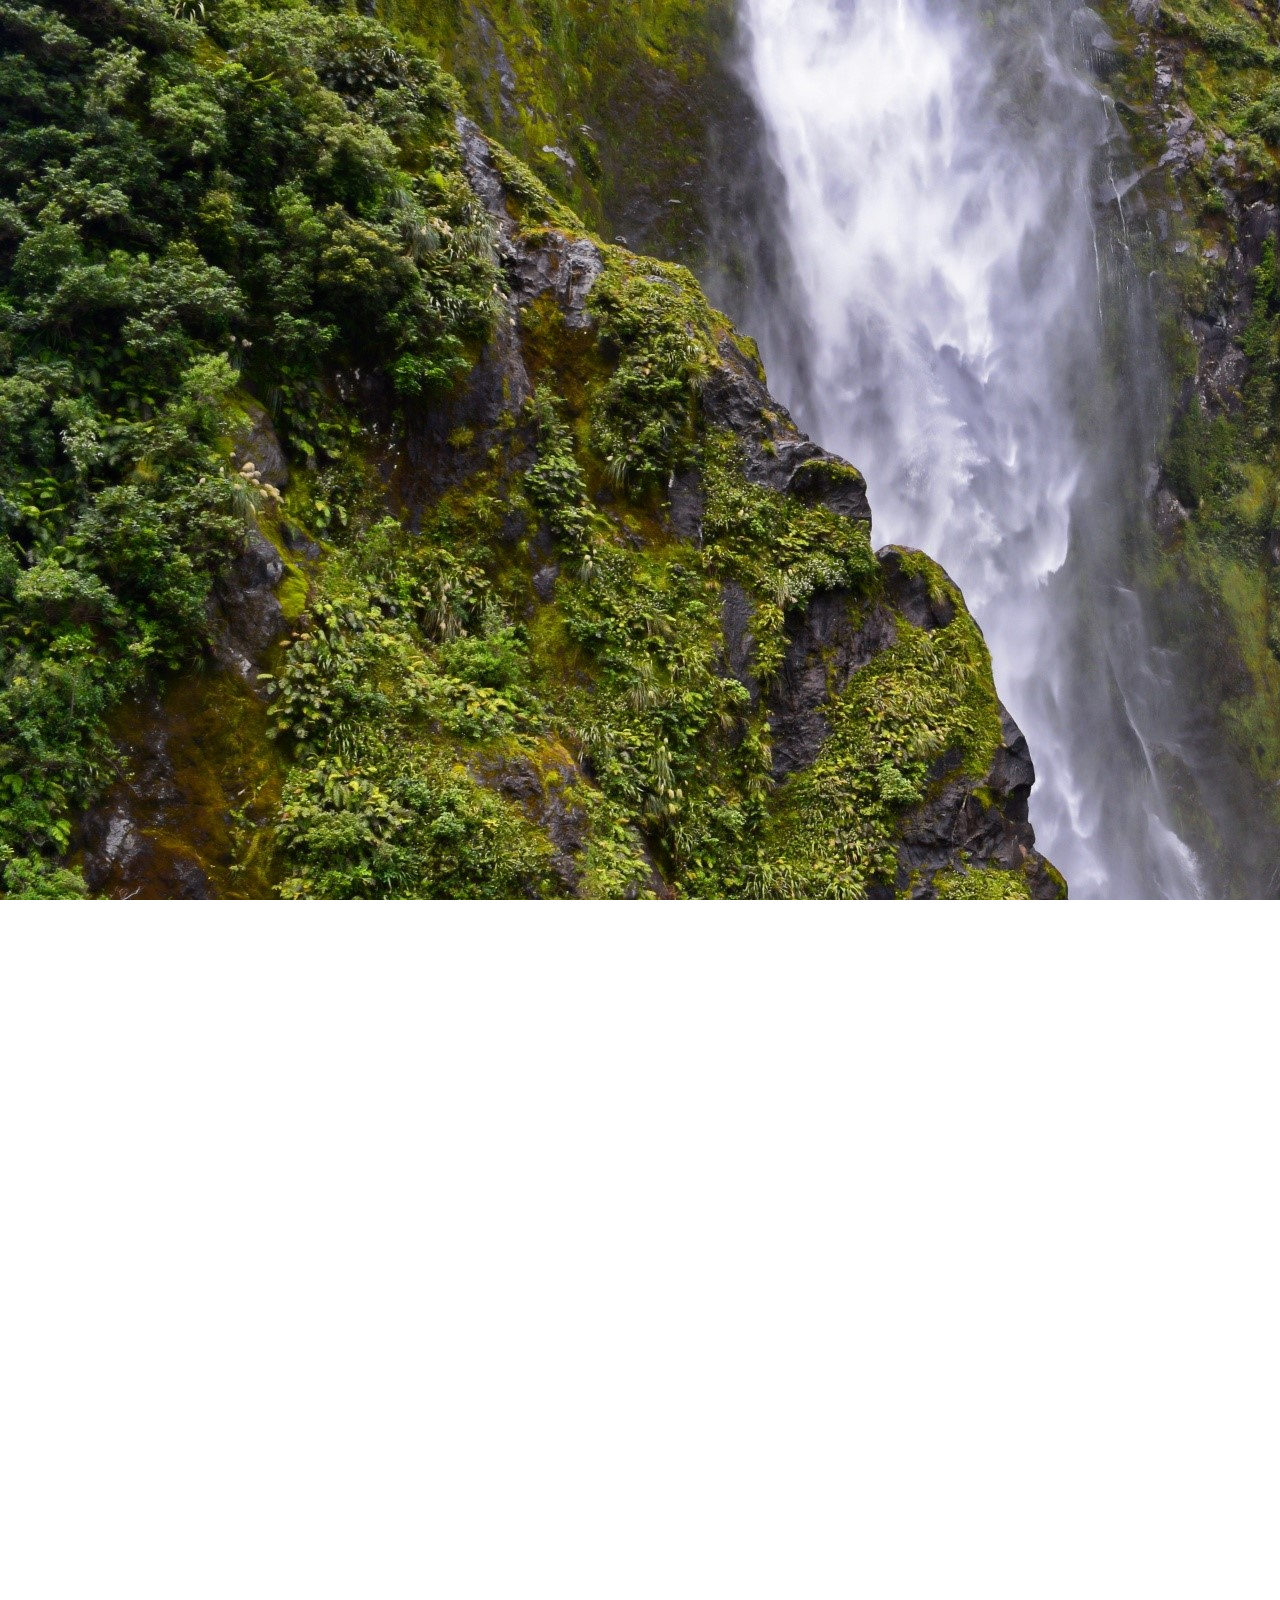
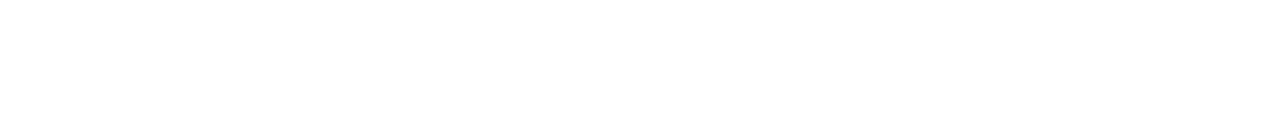
<file: index.html>
<!DOCTYPE html>
<html lang="en">

<head>
    <meta charset="UTF-8">
    <meta name="viewport" content="width=device-width, initial-scale=1.0">
    <title>home page</title>
    <link rel="stylesheet" href="CSSstyles.css">
    <link href="https://cdn.jsdelivr.net/npm/bootstrap@5.3.8/dist/css/bootstrap.min.css" rel="stylesheet"
        integrity="sha384-sRIl4kxILFvY47J16cr9ZwB07vP4J8+LH7qKQnuqkuIAvNWLzeN8tE5YBujZqJLB" crossorigin="anonymous">
</head>

<body class="page" , style="background-image: url('waterfall.jpg');">

    <HEADER class="header">
        <H1 style="color: blue; align-items: center;">WELCOME TO MY PERSIONAL SITE</H1>
        <P>This is a place where I share my thoughts and ideas.</P>
    </HEADER>
    <NAV class="navbar navbar-expand-lg bg-body-danger">
        <UL class="nav">
            <LI><A href="index.html">home</A></LI>
            <LI><A href="HOB.html"> About me</A></LI>
            <LI><A href="CONTACT.HTML">Lets meet</A></LI>
        </UL>
    </NAV>
    <section class="content" , style="align-content: center; gap:20px;">
        <div class="border border-5"
            style="color:white; width: 300px; font-family: 'Times New Roman', Times, serif;font-size: large;">
            <H2>INTRODUCTION</H2>
            <P>Hello! My name is KABUWO GATRUDE.
                I am astudent at BUGEMA UNIVERSITY pursuing a degree in software engineering.
                I have a passion for technology and love to explore new advancements in the field.
                I am a Ugandan by nationality, currently residing in Luwero district specifically in bugema small gate
                areas.

            </P>
        </div>
        <div><img src="gat1.jpg" width="650" height="450" alt=" image"></div>
    </section>
    <div class="album .page">
        <img src="bg.jpg" width="650" height="450" alt="Photo 1">
        <img src="GAT2.jpg" width="450" height="450" alt="Photo 3">
    </div>



</body>
<footer class="footer">
    <p>&copy; 2024 KABUWO GATRUDE. All rights reserved.</p>
    <script src="https://cdn.jsdelivr.net/npm/bootstrap@5.3.8/dist/js/bootstrap.bundle.min.js"
        integrity="sha384-FKyoEForCGlyvwx9Hj09JcYn3nv7wiPVlz7YYwJrWVcXK/BmnVDxM+D2scQbITxI"
        crossorigin="anonymous"></script>
</FOoter>

</html>
</file>
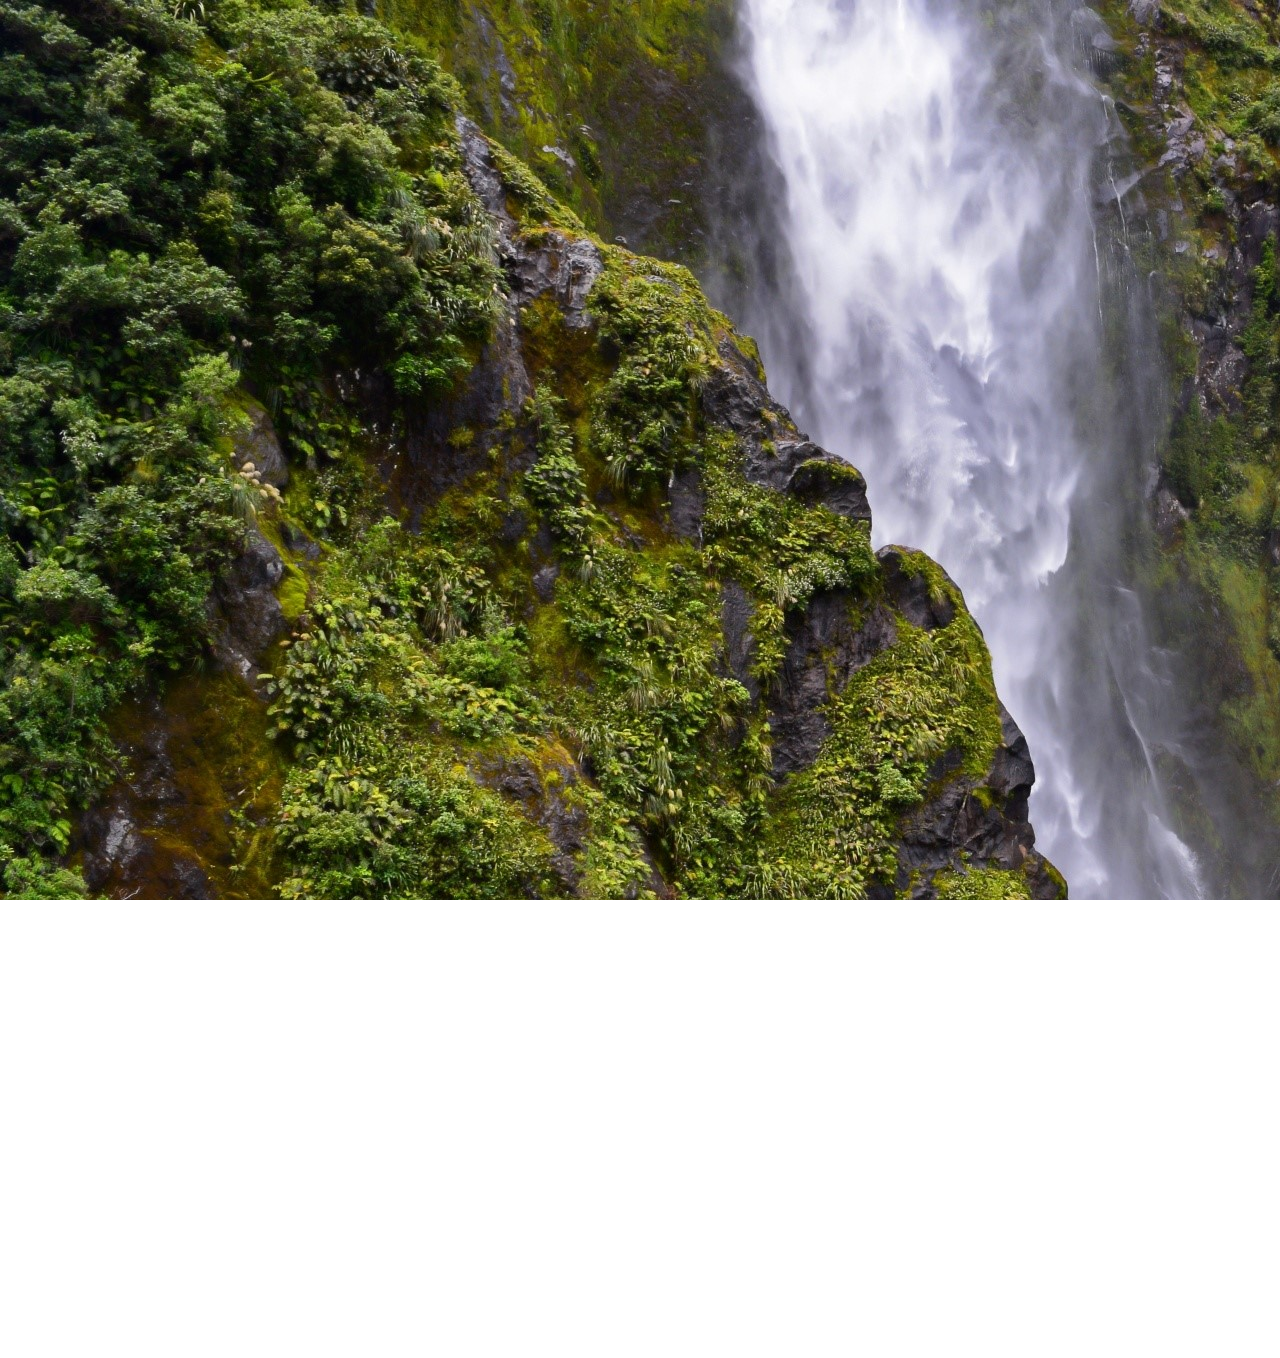
<file: HOB.html>
<!DOCTYPE html>
<html lang="en">

<head>
    <meta charset="UTF-8">
    <meta name="viewport" content="width=device-width, initial-scale=1.0">
    <title>HOBBIES AND EXPERIENCES</title>
    <link rel="stylesheet" href="CSSstyles.css">
    <link href="https://cdn.jsdelivr.net/npm/bootstrap@5.3.8/dist/css/bootstrap.min.css" rel="stylesheet"
        integrity="sha384-sRIl4kxILFvY47J16cr9ZwB07vP4J8+LH7qKQnuqkuIAvNWLzeN8tE5YBujZqJLB" crossorigin="anonymous">

</head>

<body class="page" , style="background-image: url('waterfall.jpg');">
    <HEADER class="header">
        <H1 style="color: blue; align-items: center;"> MORE ABOUT ME </H1>
    </HEADER>
    <Nav class="navbar navbar-expand-lg bg-body-danger">
        <UL class="nav">
            <LI><A href="index.html">home</A></LI>
            <LI><A href="HOB.html"> About me</A></LI>
            <LI><A href="CONTACT.HTML">Lets meet</A></LI>

        </UL>
    </Nav>
    <SECTion class="row">
        <ARTicle class="col-5" , width: 500px; height:500px>
            <H1 style="background-color:blue; color: aliceblue"> MY HOBBIES</H1>
            <p style="display: grid; color: aquamarine;"> AM AMOTHER, ASTUDENT AND AWIFE.
                Therefore i enjoy the following things:</p>
            <ul style="color: aliceblue; font-size:large;">
                <li> Having communion with God i.e praying, reading the bible and worshipping.</li>
                <li> spending time with my family, thus my children and my hasband </li>
                <li> reading books and other information sources related to my carrier</li>
                <li> watching movies </li>
                <li> watching live football at the pitch</li>
                <li> listening to gospel music and watching live gospel concerts</li>
                <li> cooking and trying out new recipes</li>
                <li>singing in church choirs but to a lesser extent</li>
                <li> having fun and meaningful talks with friends and relatives</li>
                <li>enjoy sharing knowledge and experiences with teenagers and adolecents cause i believe this can help
                    them
                    overcome life challenges and excell in their carrier.
                </li>

            </ul>

        </ARTicle>
        <article class="col-7" ,width:500px; height:500px>
            <H1 style="background-color:aqua; color: antiquewhite;">
                MY EXPERIENCES
            </H1>
            <ul style="color :yellow; font-size:x-large;">
                <li>
                    I have experience in school and academic life, since i have managed to move through levels of
                    learning up to degree.
                </li>
                <li> I have participated in teaching secondary students for over 10 years</li>
                <li>I have worked with various organizations to promote education and empower young girls in my
                    community like world ision uganda</li>
                <li>I engage in parenting programs as amother of both girls and boys </li>
                <li>I engage in church leaderhip</li>
                <li> I practice family duities ans so far have experience of 12years.</li>

            </ul>

        </article>
    </SECTion>
    <FOOter class="footer">
        <H1 marquee>Can you share with me you hobbies and experiences too?
            get to my contacy page.
        </H1>
    </FOOter>
    <script src="https://cdn.jsdelivr.net/npm/bootstrap@5.3.8/dist/js/bootstrap.bundle.min.js"
        integrity="sha384-FKyoEForCGlyvwx9Hj09JcYn3nv7wiPVlz7YYwJrWVcXK/BmnVDxM+D2scQbITxI"
        crossorigin="anonymous"></script>
</body>

</html>
</file>
<file: CSSstyles.css>
.album {
    position: relative;
    max-width: 1000px;
    height: auto;
    overflow: hidden;
    margin: auto;
    display: flex;
    gap: 5px;
    justify-content: left;
    align-items: left;

}

.header {
    background-color: #666;
    padding: 30px;
    text-align: center;
    font-size: 35px;
    color: white;

}

.content>container m-5 {
    display: flex;
    flex-direction: column;
    gap: 10px;
}

.page {
    position: absolute;
    width: 100%;
    height: 150%;
    object-fit: fill;
    border: 4px solid #cf1414;
    box-shadow: 0 4px 8px rgba(0, 0, 0, 0.2);
    transform-origin: left center;
    transform: rotateY(90deg);
    animation: openPage 1s forwards;
    animation-delay: calc(var(--i) * 0.5s);
}

@keyframes openPage {
    to {
        transform: rotateY(0deg);
    }

}

nav {
    background-color: green;
    padding: 10px;
    text-align: center;
}

nav>ul>li {
    list-style-type: none;
    display: inline;

}

nav>ul>li>a {
    text-decoration: none;
    color: white;
    background-color: green;
    padding: 10px;
    border: 2px solid darkgreen;
    border-radius: 5px;
    gap: 5px;
}

nav>ul>li>a:hover {
    background-color: yellow;
    color: darkgreen;

}

.footer {
    background-color: #777;
    padding: 10px;
    text-align: center;
    color: white;
}
</file>
